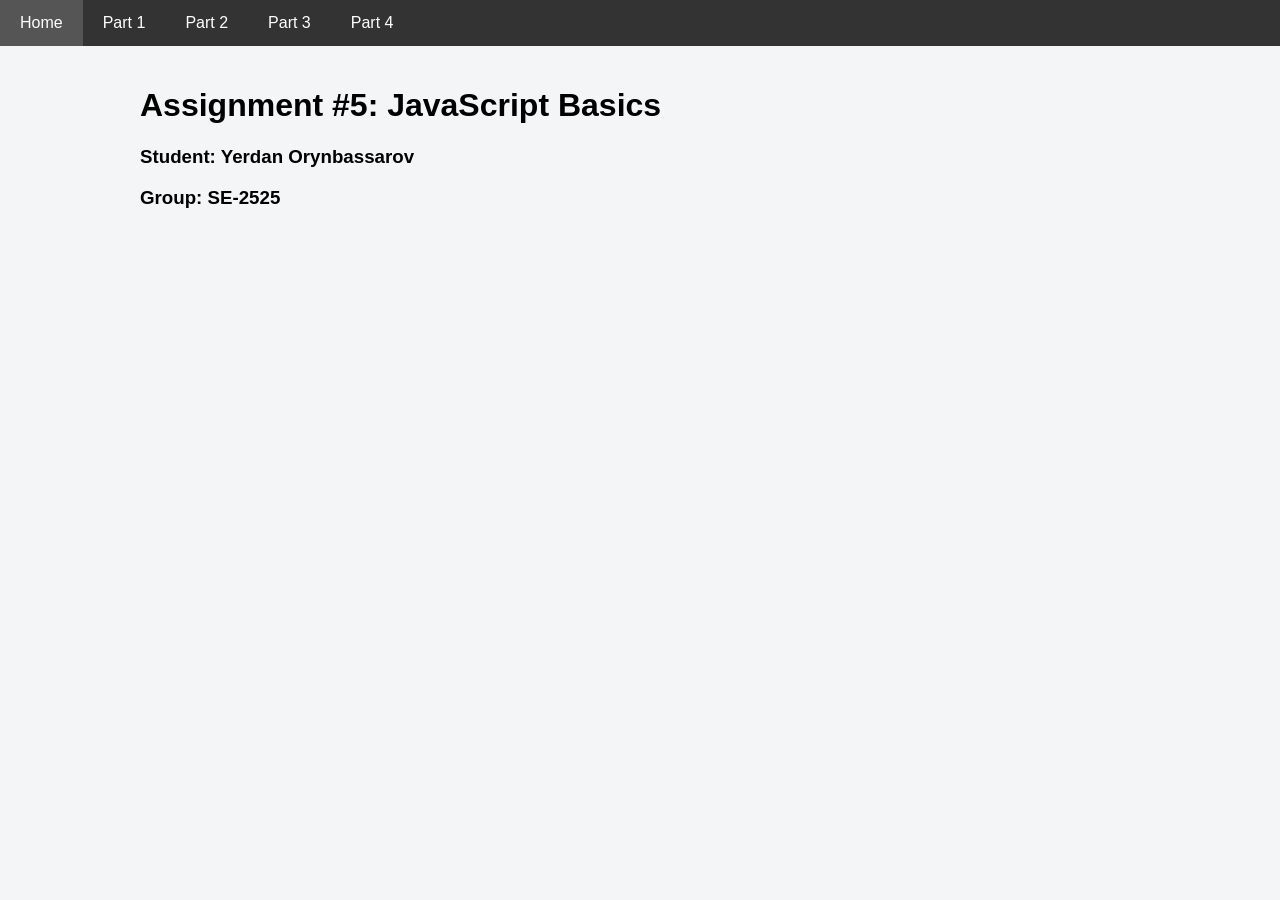
<file: index.html>
<!DOCTYPE html>
<html lang="en">
<head>
    <meta charset="UTF-8">
    <title>Assignment 5 - Home</title>
    <link rel="stylesheet" href="styles.css">
</head>
<body>
    <div class="navbar">
        <a href="index.html" class="active">Home</a>
        <a href="part1.html">Part 1</a>
        <a href="part2.html">Part 2</a>
        <a href="part3.html">Part 3</a>
        <a href="part4.html">Part 4</a>
    </div>
    <div class="container text-center">
        <h1>Assignment #5: JavaScript Basics</h1>
        <h3>Student: Yerdan Orynbassarov</h3>
        <h3>Group: SE-2525</h3>
    </div>
</body>
</html>
</file>
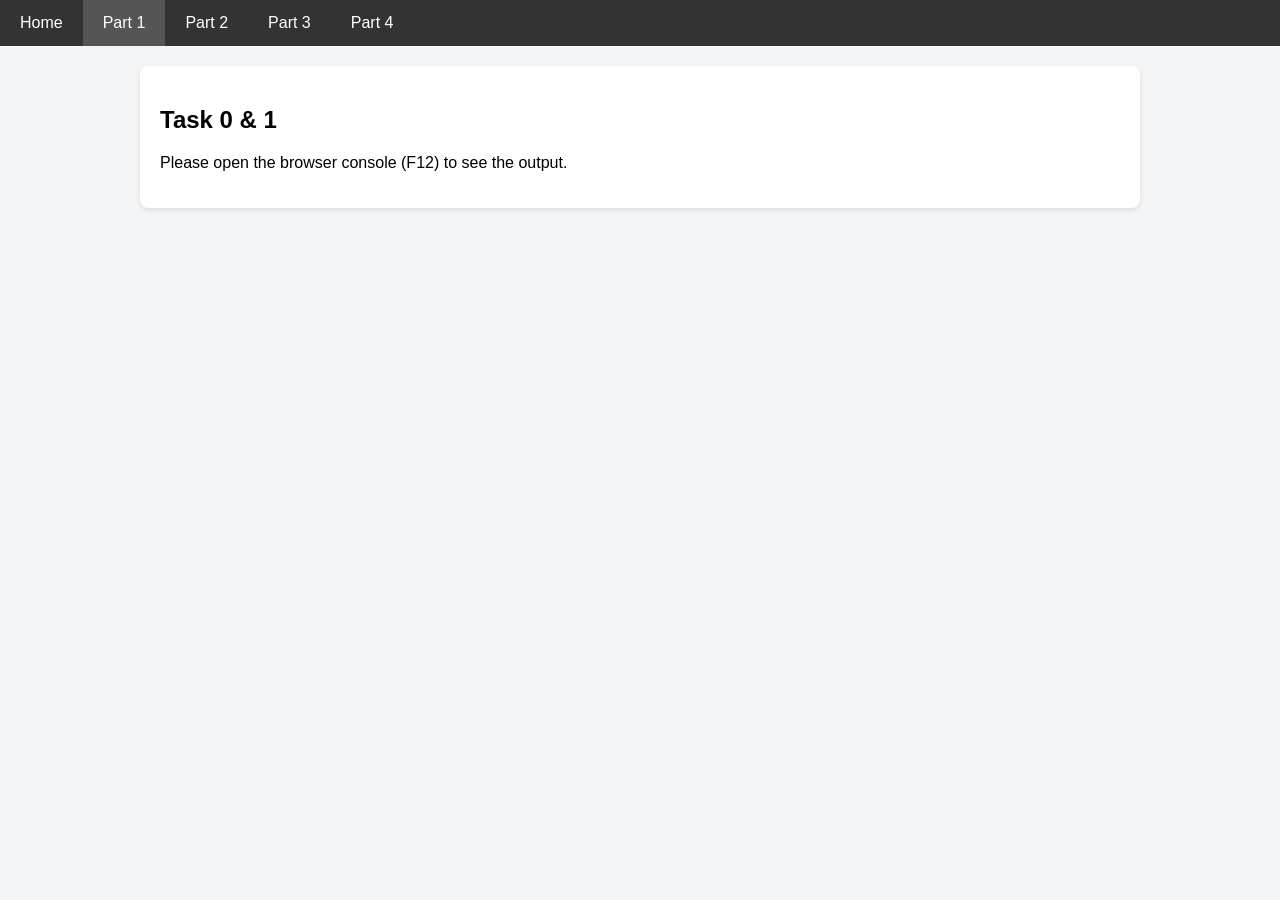
<file: part1.html>
<!DOCTYPE html>
<html lang="en">
<head>
    <meta charset="UTF-8">
    <title>Part 1</title>
    <link rel="stylesheet" href="styles.css">
</head>
<body>
    <div class="navbar">
        <a href="index.html">Home</a>
        <a href="part1.html" class="active">Part 1</a>
        <a href="part2.html">Part 2</a>
        <a href="part3.html">Part 3</a>
        <a href="part4.html">Part 4</a>
    </div>
    <div class="container">
        <div class="card">
            <h2>Task 0 & 1</h2>
            <p>Please open the browser console (F12) to see the output.</p>
        </div>
    </div>
    <script src="part1.js"></script>
</body>
</html>
</file>
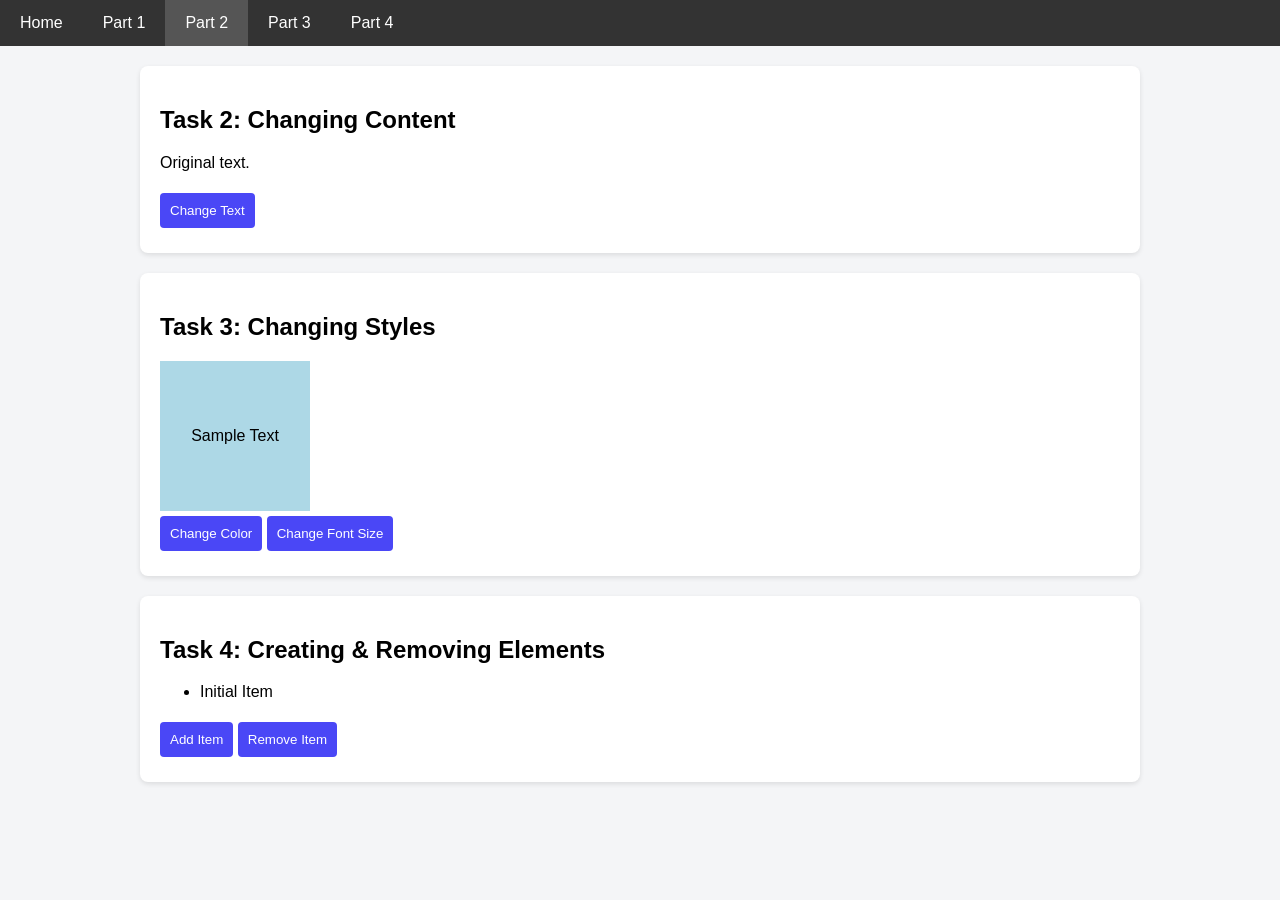
<file: part2.html>
<!DOCTYPE html>
<html lang="en">
<head>
    <meta charset="UTF-8">
    <title>Part 2</title>
    <link rel="stylesheet" href="styles.css">
</head>
<body>
    <div class="navbar">
        <a href="index.html">Home</a>
        <a href="part1.html">Part 1</a>
        <a href="part2.html" class="active">Part 2</a>
        <a href="part3.html">Part 3</a>
        <a href="part4.html">Part 4</a>
    </div>
    <div class="container">
        <div class="card">
            <h2>Task 2: Changing Content</h2>
            <p id="task2-text">Original text.</p>
            <button id="task2-btn">Change Text</button>
        </div>
        <div class="card">
            <h2>Task 3: Changing Styles</h2>
            <div id="task3-box" class="box">Sample Text</div>
            <button id="task3-color-btn">Change Color</button>
            <button id="task3-size-btn">Change Font Size</button>
        </div>
        <div class="card">
            <h2>Task 4: Creating & Removing Elements</h2>
            <ul id="task4-list">
                <li>Initial Item</li>
            </ul>
            <button id="task4-add-btn">Add Item</button>
            <button id="task4-remove-btn">Remove Item</button>
        </div>
    </div>
    <script src="part2.js"></script>
</body>
</html>
</file>
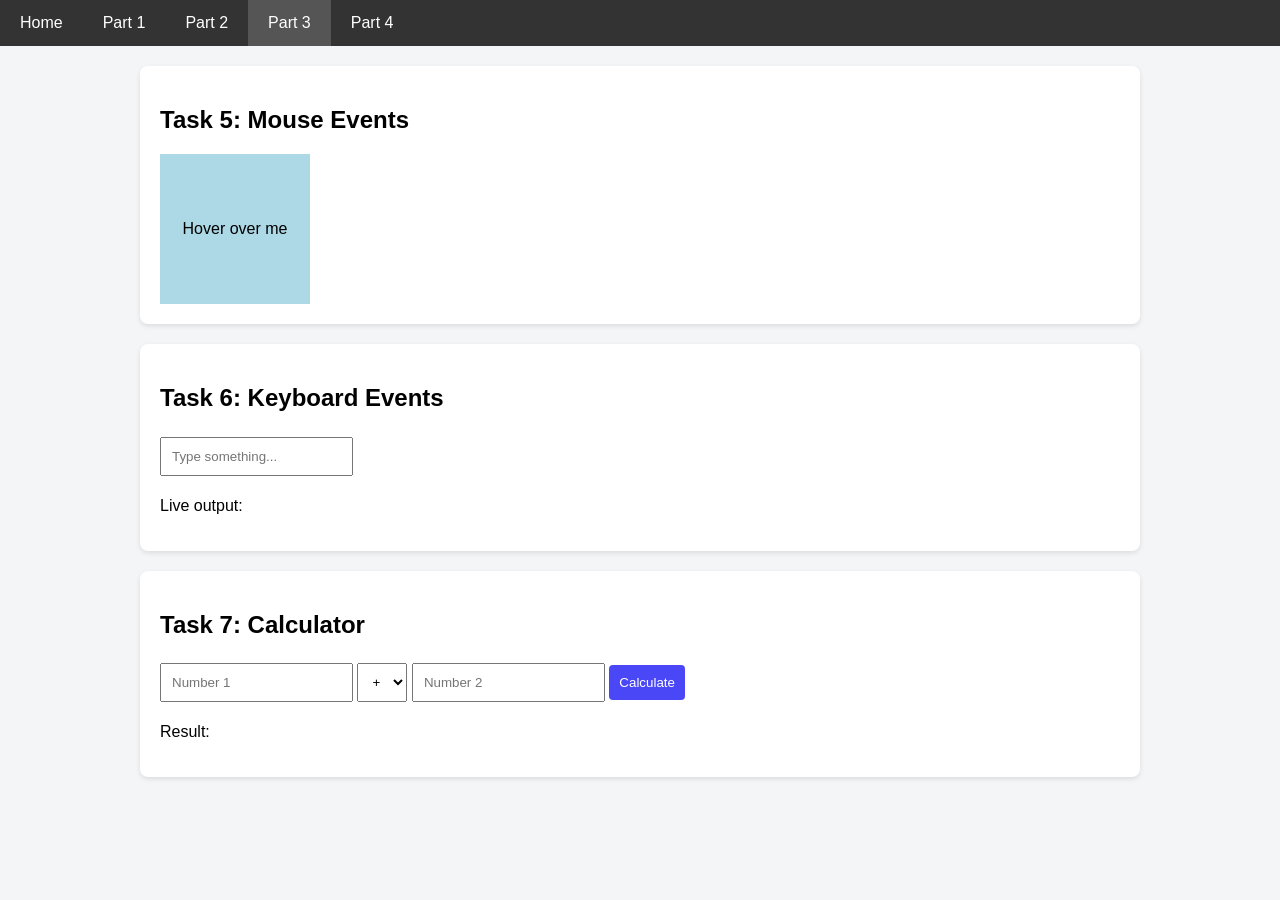
<file: part3.html>
<!DOCTYPE html>
<html lang="en">
<head>
    <meta charset="UTF-8">
    <title>Part 3</title>
    <link rel="stylesheet" href="styles.css">
</head>
<body>
    <div class="navbar">
        <a href="index.html">Home</a>
        <a href="part1.html">Part 1</a>
        <a href="part2.html">Part 2</a>
        <a href="part3.html" class="active">Part 3</a>
        <a href="part4.html">Part 4</a>
    </div>
    <div class="container">
        <div class="card">
            <h2>Task 5: Mouse Events</h2>
            <div id="hover-box" class="box">Hover over me</div>
        </div>
        <div class="card">
            <h2>Task 6: Keyboard Events</h2>
            <input type="text" id="live-input" placeholder="Type something...">
            <p>Live output: <strong id="live-output"></strong></p>
        </div>
        <div class="card">
            <h2>Task 7: Calculator</h2>
            <input type="number" id="calc-num1" placeholder="Number 1">
            <select id="calc-op">
                <option value="+">+</option>
                <option value="-">-</option>
                <option value="*">*</option>
                <option value="/">/</option>
            </select>
            <input type="number" id="calc-num2" placeholder="Number 2">
            <button id="calc-btn">Calculate</button>
            <p>Result: <strong id="calc-result"></strong></p>
        </div>
    </div>
    <script src="part3.js"></script>
</body>
</html>
</file>
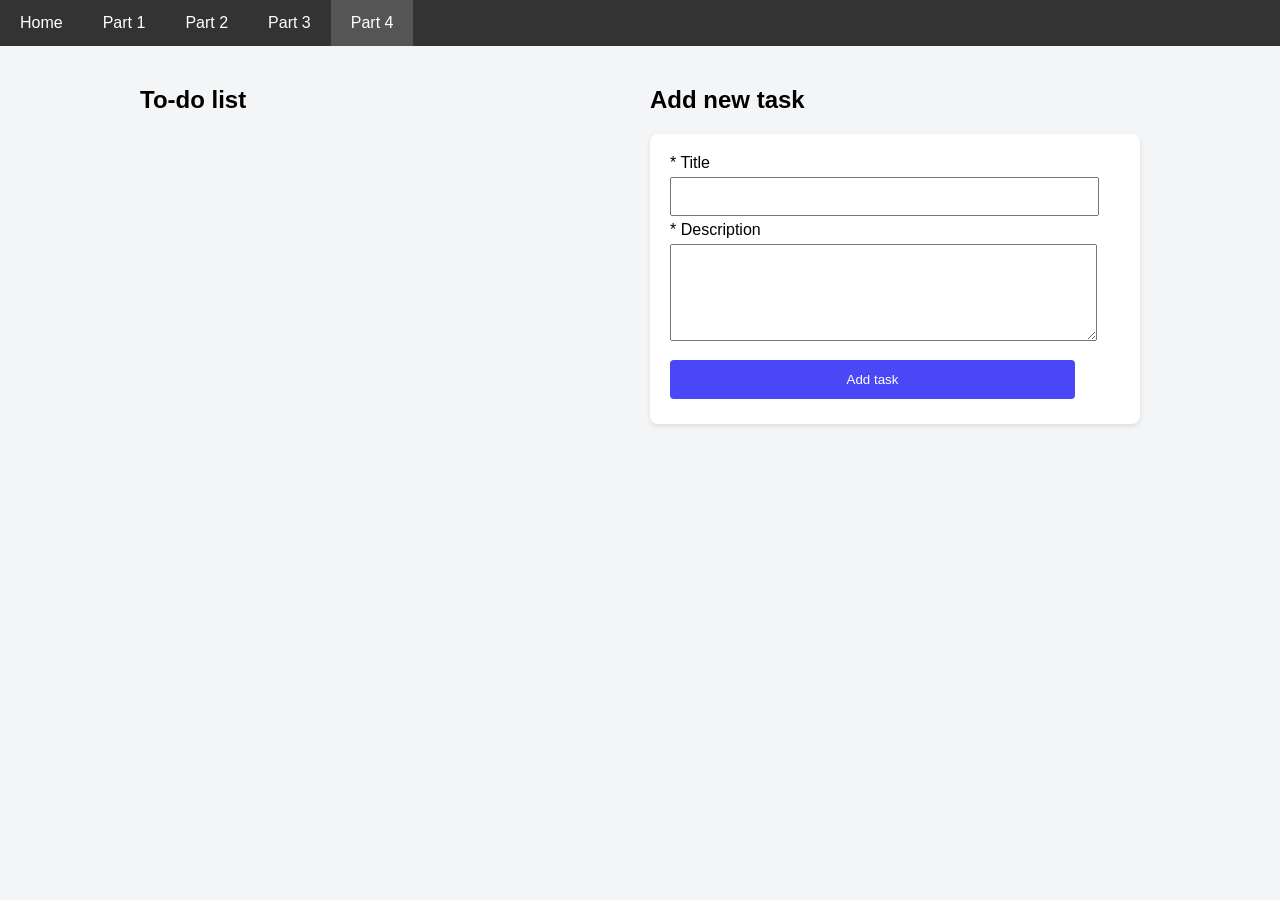
<file: part4.html>
<!DOCTYPE html>
<html lang="en">
<head>
    <meta charset="UTF-8">
    <title>Part 4</title>
    <link rel="stylesheet" href="styles.css">
</head>
<body>
    <div class="navbar">
        <a href="index.html">Home</a>
        <a href="part1.html">Part 1</a>
        <a href="part2.html">Part 2</a>
        <a href="part3.html">Part 3</a>
        <a href="part4.html" class="active">Part 4</a>
    </div>
    <div class="container todo-grid">
        <div>
            <h2>To-do list</h2>
            <div id="todo-list-container"></div>
        </div>
        <div>
            <h2>Add new task</h2>
            <div class="card">
                <label>* Title</label><br>
                <input type="text" id="task-title" style="width: 90%;"><br>
                <label>* Description</label><br>
                <textarea id="task-desc" rows="5" style="width: 90%;"></textarea><br>
                <button id="add-task-btn" style="width: 90%; padding: 12px; margin-top: 10px;">Add task</button>
            </div>
        </div>
    </div>
    <script src="part4.js"></script>
</body>
</html>
</file>
<file: styles.css>
body {
    font-family: Arial, sans-serif;
    background-color: #f4f5f7;
    margin: 0;
    padding: 0;
}
.navbar {
    background-color: #333;
    overflow: hidden;
}
.navbar a {
    float: left;
    display: block;
    color: white;
    text-align: center;
    padding: 14px 20px;
    text-decoration: none;
}
.navbar a:hover, .navbar a.active {
    background-color: #555;
}
.container {
    padding: 20px;
    max-width: 1000px;
    margin: auto;
}
.card {
    background: white;
    padding: 20px;
    margin-bottom: 20px;
    border-radius: 8px;
    box-shadow: 0 2px 5px rgba(0,0,0,0.1);
}
.box {
    width: 150px;
    height: 150px;
    background-color: lightblue;
    display: flex;
    align-items: center;
    justify-content: center;
    margin-top: 10px;
}
input, button, select, textarea {
    padding: 10px;
    margin: 5px 0;
}
button {
    background-color: #4a47f6;
    color: white;
    border: none;
    cursor: pointer;
    border-radius: 4px;
}
.todo-grid {
    display: grid;
    grid-template-columns: 1fr 1fr;
    gap: 20px;
}
.task-item {
    background: white;
    padding: 15px;
    margin-bottom: 10px;
    border-radius: 4px;
    box-shadow: 0 1px 3px rgba(0,0,0,0.1);
    display: flex;
    justify-content: space-between;
    align-items: flex-start;
}
.task-content.completed {
    text-decoration: line-through;
    color: gray;
}
.delete-btn {
    background-color: transparent;
    color: red;
    font-weight: bold;
}
.done-btn {
    background-color: transparent;
    color: green;
}
</file>
